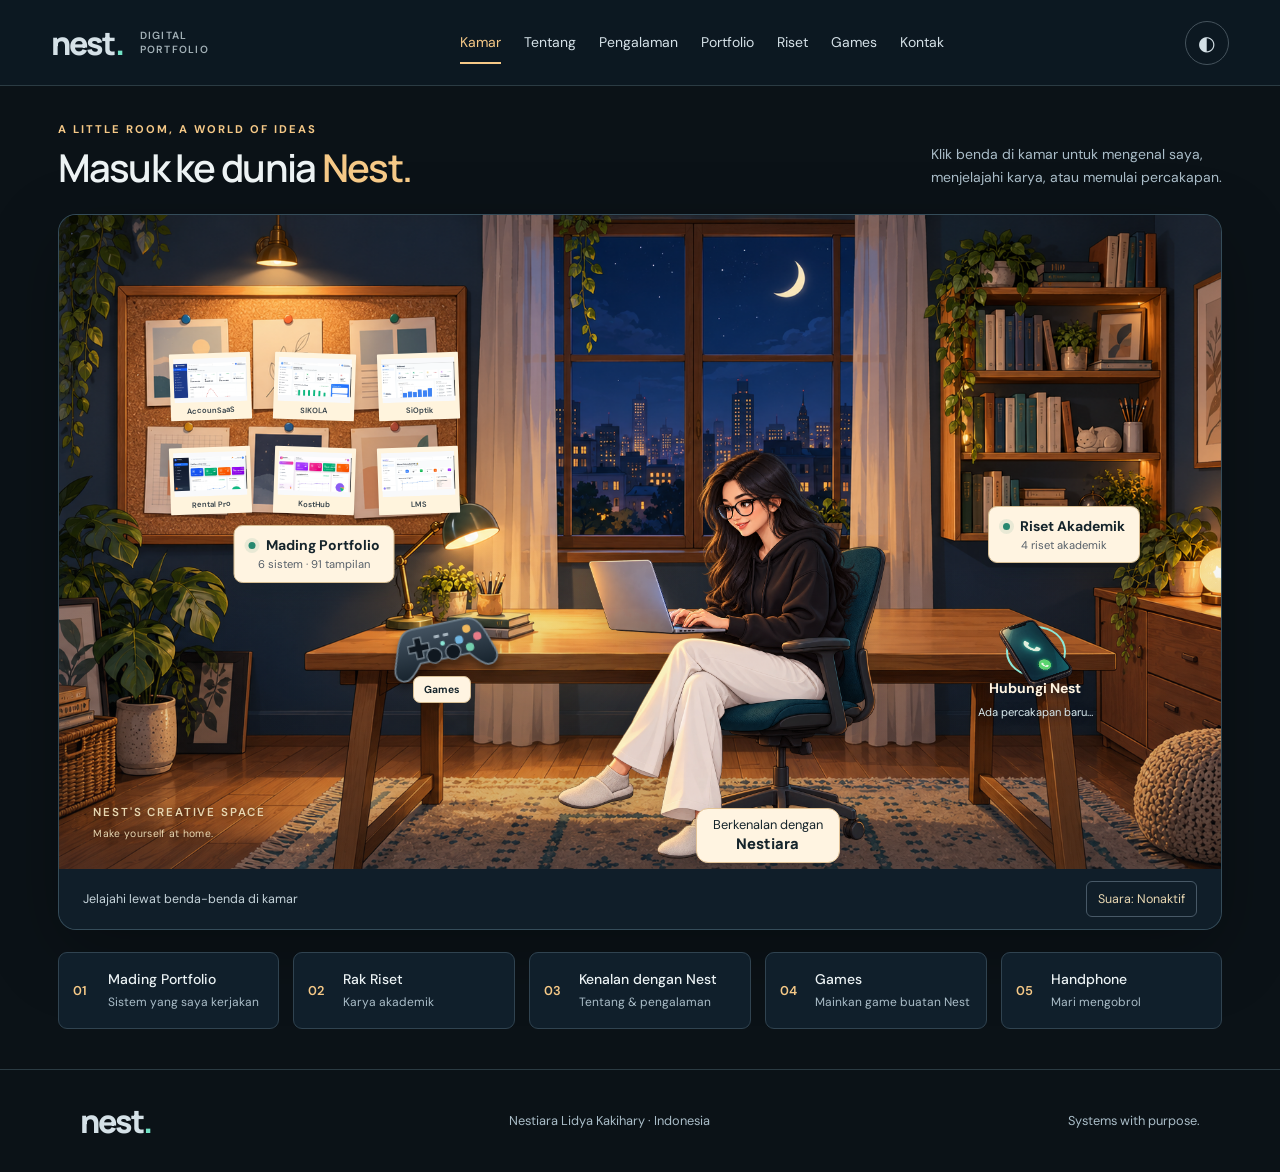
<file: index.html>
<!DOCTYPE html>
<html lang="id" data-theme="dark">
<head>
  <meta charset="UTF-8">
  <meta name="viewport" content="width=device-width, initial-scale=1">

  <title>Kamar Nest — Portfolio Nestiara</title>

  <meta
    name="description"
    content="Portfolio Nestiara: pengembangan sistem, pengalaman, riset akademik, dan games."
  >
  <meta name="theme-color" content="#0b1217">

  <meta property="og:title" content="Nest — Digital Portfolio">
  <meta
    property="og:description"
    content="Jelajahi karya, pengalaman, riset, dan games buatan Nest."
  >
  <meta property="og:type" content="website">
  <meta
    property="og:url"
    content="https://artesiannest.github.io/Nest-Portfolio/"
  >

  <link
    rel="icon"
    href="assets/images/profile/favicon.svg"
    type="image/svg+xml"
  >

  <!-- Urutan stylesheet penting. -->
  <link rel="stylesheet" href="css/style.css">
  <link rel="stylesheet" href="css/room.css?v=gamepad-kiri-8">
  <link rel="stylesheet" href="css/games.css?v=games-cover-10">

  <script>
    try {
      const savedTheme = localStorage.getItem('nest-theme');

      document.documentElement.dataset.theme =
        savedTheme === 'light' ? 'light' : 'dark';
    } catch (_) {}
  </script>

  <!-- CMS bootstrap memuat main.js dan room.js. -->
  <script src="js/data.js" defer></script>
  <script src="js/cms-config.js" defer></script>
  <script src="js/cms-api.js" defer></script>
  <script
    src="js/cms-bootstrap.js?v=games-cover-10"
    defer
  ></script>
</head>

<body>
  <a class="skip" href="#main">Langsung ke konten</a>

  <header class="header">
    <a
      class="brand"
      href="#beranda"
      aria-label="Nest, beranda"
    >
      nest<span class="brand-dot">.</span>
      <span class="brand-label">DIGITAL PORTFOLIO</span>
    </a>

    <nav id="navigation" aria-label="Navigasi utama">
      <a href="#beranda" class="active">Kamar</a>
      <a href="#tentang">Tentang</a>
      <a href="#pengalaman">Pengalaman</a>
      <a href="#portfolio">Portfolio</a>
      <a href="#riset">Riset</a>
      <a href="#games">Games</a>
      <a href="#kontak">Kontak</a>
    </nav>

    <div class="header-actions">
      <button
        id="theme"
        class="icon-button"
        type="button"
        aria-label="Aktifkan mode terang"
        title="Ganti tema"
      >◐</button>

      <button
        id="menu"
        class="icon-button mobile-menu"
        type="button"
        aria-label="Buka menu"
        aria-controls="navigation"
        aria-expanded="false"
      >☰</button>
    </div>
  </header>

  <main id="main">

    <!-- =========================
         BERANDA / KAMAR
    ========================== -->
    <section
      id="beranda"
      class="room-home"
      data-view="beranda"
      aria-label="Kamar interaktif Nestiara"
    >
      <div class="room-welcome">
        <div>
          <p class="eyebrow">
            A LITTLE ROOM, A WORLD OF IDEAS
          </p>

          <h1>Masuk ke dunia <em>Nest.</em></h1>
        </div>

        <p>
          Klik benda di kamar untuk mengenal saya,<br>
          menjelajahi karya, atau memulai percakapan.
        </p>
      </div>

      <div class="room-frame">
        <div id="room-stage" class="room-stage">
          <img
            class="room-background"
            src="assets/images/room/room-background.png"
            alt="Kamar kerja dengan mading portfolio, rak riset, dan meja kerja."
            width="1672"
            height="941"
            fetchpriority="high"
          >

          <div
            class="room-ambience"
            aria-hidden="true"
          ></div>

          <div
            class="lamp-glow"
            aria-hidden="true"
          ></div>

          <div class="room-dust" aria-hidden="true">
            <span></span>
            <span></span>
            <span></span>
            <span></span>
            <span></span>
          </div>

          <!-- Mading Portfolio -->
          <a
            id="board-hotspot"
            class="room-hotspot board-hotspot"
            href="#portfolio"
            aria-label="Buka Portfolio Sistem"
          >
            <span
              id="board-previews"
              class="board-previews"
              aria-hidden="true"
            ></span>

            <span class="hotspot-label">
              <span class="hotspot-marker"></span>
              Mading Portfolio

              <small id="room-portfolio-count">
                Memuat jumlah sistem…
              </small>
            </span>
          </a>

          <!-- Rak Riset -->
          <a
            id="research-hotspot"
            class="room-hotspot research-hotspot"
            href="#riset"
            aria-label="Buka Riset Akademik"
          >
            <span class="hotspot-label">
              <span class="hotspot-marker"></span>
              Riset Akademik

              <small id="room-research-count">
                Memuat jumlah riset…
              </small>
            </span>
          </a>

          <!-- Karakter Nestiara -->
          <a
            id="character-hotspot"
            class="character-link"
            href="#tentang"
            aria-label="Berkenalan dengan Nestiara"
          >
            <img
              class="room-character"
              src="assets/images/room/nestiara-character.png"
              alt="Nestiara berambut panjang dan berkacamata, mengenakan hoodie hitam serta celana putih, duduk di depan laptop."
              width="1024"
              height="1024"
            >
          </a>

          <!-- Bubble di bawah kursi -->
          <a
            id="nest-introduction"
            class="room-introduction nest-under-chair"
            href="#tentang"
            aria-label="Berkenalan dengan Nestiara, buka Tentang dan Pengalaman"
          >
            <span class="speech-bubble">
              Berkenalan dengan<br>
              <strong>Nestiara</strong>
            </span>
          </a>

          <!-- Gamepad di meja sebelah kiri -->
          <a
            id="games-hotspot"
            class="games-hotspot"
            href="#games"
            aria-label="Buka Games melalui gamepad"
          >
            <svg
              class="room-gamepad"
              viewBox="0 0 200 120"
              xmlns="http://www.w3.org/2000/svg"
              aria-hidden="true"
              focusable="false"
            >
              <defs>
                <linearGradient
                  id="nest-gamepad-body"
                  x1="0"
                  y1="0"
                  x2="0"
                  y2="1"
                >
                  <stop offset="0" stop-color="#445361"/>
                  <stop offset="1" stop-color="#17232d"/>
                </linearGradient>
              </defs>

              <path
                d="M55 25 C38 25 30 35 24 52
                   L12 87 C8 102 17 112 29 110
                   C39 108 48 96 57 85 H143
                   C152 96 161 108 171 110
                   C183 112 192 102 188 87 L176 52
                   C170 35 162 25 145 25 Z"
                fill="url(#nest-gamepad-body)"
                stroke="#71818e"
                stroke-width="3"
              />

              <path
                d="M53 41 H65 V53 H77 V65 H65 V77
                   H53 V65 H41 V53 H53 Z"
                fill="#101820"
                stroke="#85939d"
                stroke-width="2"
              />

              <circle
                cx="146"
                cy="43"
                r="7"
                fill="#efb75c"
              />

              <circle
                cx="162"
                cy="59"
                r="7"
                fill="#e77b88"
              />

              <circle
                cx="130"
                cy="59"
                r="7"
                fill="#71b5e0"
              />

              <circle
                cx="146"
                cy="75"
                r="7"
                fill="#73ceae"
              />

              <circle
                cx="83"
                cy="77"
                r="13"
                fill="#101820"
                stroke="#7c8b96"
                stroke-width="2"
              />

              <circle
                cx="116"
                cy="77"
                r="13"
                fill="#101820"
                stroke="#7c8b96"
                stroke-width="2"
              />

              <rect
                x="88"
                y="43"
                width="10"
                height="5"
                rx="2"
                fill="#a6b4be"
              />

              <rect
                x="104"
                y="43"
                width="10"
                height="5"
                rx="2"
                fill="#a6b4be"
              />

              <circle
                cx="101"
                cy="59"
                r="4"
                fill="#8ce7d6"
              />
            </svg>

            <span class="gamepad-label">Games</span>
          </a>

          <!-- Handphone / Kontak -->
          <a
            id="phone-hotspot"
            class="phone-link"
            href="#kontak"
            aria-label="Buka Kontak"
          >
            <span
              class="phone-ripple"
              aria-hidden="true"
            ></span>

            <img
              class="room-phone"
              src="assets/images/room/ringing-phone.png"
              alt="Handphone berdering di atas meja."
              width="1024"
              height="1024"
            >

            <span class="phone-label">
              Hubungi Nest

              <span class="call-caption">
                Ada percakapan baru…
              </span>
            </span>
          </a>

          <div
            class="room-corner-note"
            aria-hidden="true"
          >
            NEST'S CREATIVE SPACE
            <span>Make yourself at home.</span>
          </div>
        </div>

        <div class="room-status">
          <span>
            Jelajahi lewat benda-benda di kamar
          </span>

          <div>
            <button
              id="room-sound"
              class="room-sound"
              type="button"
              aria-pressed="false"
            >Suara: Nonaktif</button>
          </div>
        </div>
      </div>

      <nav
        class="room-dock"
        aria-label="Pilihan ruang"
      >
        <a href="#portfolio">
          <span>01</span>
          <strong>Mading Portfolio</strong>
          <small>Sistem yang saya kerjakan</small>
        </a>

        <a href="#riset">
          <span>02</span>
          <strong>Rak Riset</strong>
          <small>Karya akademik</small>
        </a>

        <a href="#tentang">
          <span>03</span>
          <strong>Kenalan dengan Nest</strong>
          <small>Tentang &amp; pengalaman</small>
        </a>

        <a href="#games">
          <span>04</span>
          <strong>Games</strong>
          <small>Mainkan game buatan Nest</small>
        </a>

        <a href="#kontak">
          <span>05</span>
          <strong>Handphone</strong>
          <small>Mari mengobrol</small>
        </a>
      </nav>
    </section>

    <!-- =========================
         TENTANG DAN PENGALAMAN
    ========================== -->
    <div
      id="view-tentang"
      class="room-page"
      data-view="tentang"
      hidden
    >
      <div class="page-toolbar">
        <a href="#beranda" class="return-room">
          Kembali ke Kamar
        </a>

        <span>Tentang &amp; Pengalaman</span>
      </div>

      <section id="about-intro" class="hero section">
        <div class="hero-copy">
          <p class="eyebrow">
            NESTIARA LIDYA KAKIHARY
            <span> / </span>
            NEST
          </p>

          <p class="profession">
            Information Systems Professional<br>
            IT Project Manager · Web Developer
          </p>

          <h1>
            Membangun sistem digital yang
            <em>lebih membantu</em> pengguna.
          </h1>

          <p class="hero-description">
            Saya Nest. Saya menghubungkan kebutuhan pengguna,
            proses bisnis, dan teknologi melalui pengembangan
            web dan pengelolaan proyek IT.
          </p>

          <div class="actions">
            <a
              href="#portfolio"
              class="button primary"
            >Lihat Portfolio</a>

            <a
              href="assets/documents/resume-nestiara.pdf"
              class="text-link"
              download
            >Unduh Resume</a>
          </div>
        </div>

        <div
          class="hero-art"
          aria-label="Fokus kerja Nest"
        >
          <div class="art-top">
            <span>THE WAY I CONNECT</span>
            <span>01 / 04</span>
          </div>

          <div class="orbit">
            <div class="orbit-ring ring-one"></div>
            <div class="orbit-ring ring-two"></div>

            <div class="orbit-core">
              <span>N</span>
              <small>nest.</small>
            </div>

            <div class="orbit-label label-user">
              <span>01</span>
              Kebutuhan<br>pengguna
            </div>

            <div class="orbit-label label-dev">
              <span>02</span>
              Pengembangan<br>sistem
            </div>

            <div class="orbit-label label-research">
              <span>03</span>
              Riset &amp;<br>analisis
            </div>

            <div class="orbit-label label-ai">
              <span>04</span>
              Minat<br>integrasi AI
            </div>
          </div>

          <div class="art-bottom">
            <span>PEOPLE × PROCESS × TECHNOLOGY</span>
          </div>
        </div>

        <div class="focus-strip">
          <span>Web Development</span>
          <span>IT Project Management</span>
          <span>Information Systems Research</span>
          <span>AI Integration Interest</span>
        </div>
      </section>

      <section
        id="tentang"
        class="section about reveal"
      >
        <div class="section-heading">
          <p class="eyebrow">01 / TENTANG SAYA</p>

          <h2>
            Dari kebutuhan,<br>
            menjadi <em>solusi.</em>
          </h2>
        </div>

        <div class="about-content">
          <p class="large-text">
            Sistem yang baik dimulai dari memahami
            orang yang menggunakannya.
          </p>

          <p>
            Pengalaman saya mencakup pengembangan aplikasi web,
            komunikasi klien, koordinasi tim,
            dan pengelolaan ruang lingkup proyek.
          </p>

          <div class="education"></div>

          <div
            id="skills"
            class="skills-grid"
          ></div>
        </div>
      </section>

      <section
        id="pengalaman"
        class="section reveal"
      >
        <div class="section-heading horizontal">
          <div>
            <p class="eyebrow">02 / PENGALAMAN</p>

            <h2>
              Teknis bertemu<br>
              <em>kolaborasi.</em>
            </h2>
          </div>

          <a
            class="button secondary"
            href="assets/documents/resume-nestiara.pdf"
            target="_blank"
            rel="noopener noreferrer"
          >Lihat Resume</a>
        </div>

        <div
          id="experience"
          class="timeline"
        ></div>

        <div class="certification">
          <h3>Belajar &amp; berkembang</h3>

          <div
            id="certificates"
            class="cert-grid"
          ></div>
        </div>
      </section>
    </div>

    <!-- =========================
         PORTFOLIO
    ========================== -->
    <div
      id="view-portfolio"
      class="room-page"
      data-view="portfolio"
      hidden
    >
      <div class="page-toolbar">
        <a href="#beranda" class="return-room">
          Kembali ke Kamar
        </a>

        <span>Portfolio Sistem</span>
      </div>

      <section
        id="portfolio"
        class="section reveal"
      >
        <div class="section-heading horizontal">
          <div>
            <p class="eyebrow">03 / PORTFOLIO SISTEM</p>

            <h2>
              Beragam kebutuhan.<br>
              <em>Karya sistem.</em>
            </h2>
          </div>

          <p class="section-intro">
            Jelajahi tampilan dan alur sistem melalui
            screenshot asli. Sistem dengan Public access
            dapat dibuka melalui tautannya.
          </p>
        </div>

        <div class="portfolio-toolbar">
          <label class="search-label">
            <span>Cari sistem</span>

            <input
              id="search"
              type="search"
              placeholder="Nama, kategori, atau fitur…"
              autocomplete="off"
            >
          </label>

          <label class="category-label">
            <span>Kategori</span>

            <select id="category">
              <option value="">Semua kategori</option>
            </select>
          </label>

          <p
            id="result-count"
            class="small"
            aria-live="polite"
          ></p>
        </div>

        <div
          id="projects"
          class="project-grid"
        ></div>

        <p
          id="empty-projects"
          class="empty"
          hidden
        >
          Tidak ada sistem yang cocok.
          Coba kata kunci atau kategori lain.
        </p>
      </section>
    </div>

    <!-- =========================
         RISET
    ========================== -->
    <div
      id="view-riset"
      class="room-page"
      data-view="riset"
      hidden
    >
      <div class="page-toolbar">
        <a href="#beranda" class="return-room">
          Kembali ke Kamar
        </a>

        <span>Riset Akademik</span>
      </div>

      <section
        id="riset"
        class="section research reveal"
      >
        <div class="section-heading horizontal">
          <div>
            <p class="eyebrow">
              04 / RISET &amp; KARYA AKADEMIK
            </p>

            <h2>
              Rasa ingin tahu,<br>
              <em>menjadi kajian.</em>
            </h2>
          </div>

          <p class="section-intro">
            Karya akademik dan penelitian di bidang
            sistem informasi, teknologi, dan proses bisnis.
          </p>
        </div>

        <div
          id="research-filters"
          class="filter-row"
          role="group"
          aria-label="Filter topik riset"
        ></div>

        <div
          id="research"
          class="research-list"
        ></div>
      </section>
    </div>

    <!-- =========================
         GAMES
    ========================== -->
    <div
      id="view-games"
      class="room-page"
      data-view="games"
      hidden
    >
      <div class="page-toolbar">
        <a href="#beranda" class="return-room">
          Kembali ke Kamar
        </a>

        <span>Games</span>
      </div>

      <section
        id="games"
        class="section reveal"
      >
        <div class="section-heading horizontal">
          <div>
            <p class="eyebrow">05 / GAMES</p>

            <h2>
              Waktu untuk<br>
              <em>bermain.</em>
            </h2>
          </div>

          <p class="section-intro">
            Jelajahi game yang saya buat.
            Pilih game dan buka tautannya untuk bermain.
          </p>
        </div>

        <div class="portfolio-toolbar">
          <label class="search-label">
            <span>Cari game</span>

            <input
              id="game-search"
              type="search"
              placeholder="Nama, kategori, atau deskripsi…"
              autocomplete="off"
            >
          </label>

          <label class="category-label">
            <span>Kategori</span>

            <select id="game-category">
              <option value="">Semua kategori</option>
            </select>
          </label>

          <p
            id="game-result-count"
            class="small"
            aria-live="polite"
          ></p>
        </div>

        <!-- Kartu beserta sampul dibuat oleh main.js. -->
        <div
          id="game-projects"
          class="project-grid"
        ></div>

        <p
          id="empty-games"
          class="empty"
          hidden
        >
          Belum ada game yang cocok.
          Coba kata kunci atau kategori lain.
        </p>
      </section>
    </div>

    <!-- =========================
         KONTAK
    ========================== -->
    <div
      id="view-kontak"
      class="room-page"
      data-view="kontak"
      hidden
    >
      <div class="page-toolbar">
        <a href="#beranda" class="return-room">
          Kembali ke Kamar
        </a>

        <span>Kontak</span>
      </div>

      <section
        id="kontak"
        class="section contact reveal"
      >
        <p class="eyebrow">06 / MULAI PERCAKAPAN</p>

        <h2>
          Ada ide yang ingin<br>
          <em>kita wujudkan?</em>
        </h2>

        <p>
          Saya terbuka untuk diskusi proyek,
          peluang kerja, dan kolaborasi
          di bidang sistem informasi.
        </p>

        <div
          id="contact-actions"
          class="actions"
        ></div>

        <div class="contact-resume">
          <a
            href="assets/documents/resume-nestiara.pdf"
            target="_blank"
            rel="noopener noreferrer"
          >Lihat Resume</a>

          <span> / </span>

          <a
            href="assets/documents/resume-nestiara.pdf"
            download
          >Unduh Resume</a>
        </div>
      </section>
    </div>
  </main>

  <!-- =========================
       FOOTER
  ========================== -->
  <footer>
    <a class="brand" href="#beranda">
      nest<span class="brand-dot">.</span>
    </a>

    <p>Nestiara Lidya Kakihary · Indonesia</p>

    <span>Systems with purpose.</span>
  </footer>

  <a
    class="back-top"
    href="#beranda"
    aria-label="Kembali ke atas"
  >↑</a>

  <!-- =========================
       DIALOG GALERI PORTFOLIO
  ========================== -->
  <dialog
    id="gallery-dialog"
    class="gallery-dialog"
    aria-labelledby="gallery-title"
  >
    <div class="dialog-header">
      <div>
        <p class="eyebrow">GALERI SCREENSHOT</p>
        <h2 id="gallery-title"></h2>
      </div>

      <button
        class="icon-button close-dialog"
        type="button"
        aria-label="Tutup galeri"
      >✕</button>
    </div>

    <div class="image-stage">
      <button
        id="previous-image"
        class="gallery-arrow"
        type="button"
        aria-label="Screenshot sebelumnya"
      >‹</button>

      <img id="full-image" alt="">

      <button
        id="next-image"
        class="gallery-arrow"
        type="button"
        aria-label="Screenshot berikutnya"
      >›</button>
    </div>

    <div class="gallery-meta">
      <p id="gallery-caption"></p>

      <span
        id="gallery-number"
        aria-live="polite"
      ></span>
    </div>

    <div
      id="gallery-thumbnails"
      class="thumbnails"
      aria-label="Pilih screenshot"
    ></div>
  </dialog>

  <!-- =========================
       DIALOG RISET
  ========================== -->
  <dialog
    id="research-dialog"
    class="research-dialog"
    aria-labelledby="research-title"
  >
    <div class="dialog-header">
      <p class="eyebrow">RINGKASAN KARYA</p>

      <button
        class="icon-button close-dialog"
        type="button"
        aria-label="Tutup ringkasan"
      >✕</button>
    </div>

    <div id="research-detail"></div>
  </dialog>

  <noscript>
    <p class="noscript">
      Aktifkan JavaScript untuk menampilkan portfolio,
      riset, games, dan kamar interaktif.
    </p>
  </noscript>
</body>
</html>
</file>
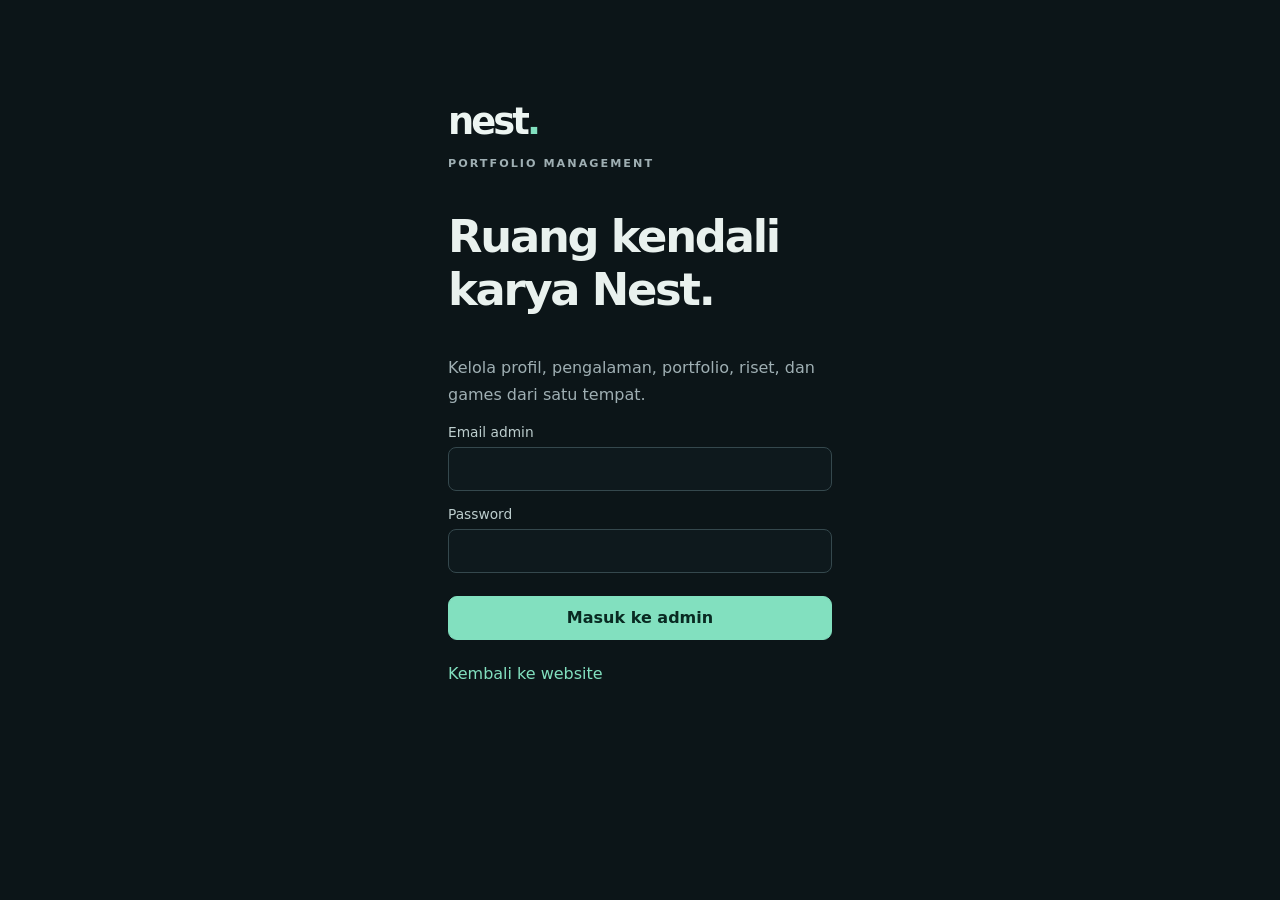
<file: admin/index.html>
<!DOCTYPE html>
<html lang="id">
<head>
  <meta charset="UTF-8">
  <meta
    name="viewport"
    content="width=device-width, initial-scale=1"
  >

  <title>Nest — Admin Portfolio</title>

  <link rel="stylesheet" href="admin.css">

  <script src="../js/cms-config.js" defer></script>
  <script src="../js/cms-api.js" defer></script>
  <script src="../js/data.js" defer></script>
  <script src="admin.js?v=game-cover-12" defer></script>
</head>

<body>
  <div
    id="notice"
    role="status"
    aria-live="polite"
  ></div>

  <!-- LOGIN -->
  <section id="login" class="login">
    <a class="brand" href="../">
      nest<span>.</span>
    </a>

    <p class="eyebrow">PORTFOLIO MANAGEMENT</p>

    <h1>
      Ruang kendali<br>
      karya Nest.
    </h1>

    <p>
      Kelola profil, pengalaman, portfolio,
      riset, dan games dari satu tempat.
    </p>

    <form id="login-form">
      <label>
        Email admin
        <input
          id="email"
          type="email"
          autocomplete="username"
          required
        >
      </label>

      <label>
        Password
        <input
          id="password"
          type="password"
          autocomplete="current-password"
          required
        >
      </label>

      <button
        id="login-button"
        class="primary"
        type="submit"
      >
        Masuk ke admin
      </button>
    </form>

    <p id="setup" hidden>
      Konfigurasi belum diisi.
      Ikuti PANDUAN-ADMIN.md untuk menghubungkan Supabase.
    </p>

    <a href="../">Kembali ke website</a>
  </section>

  <!-- DASHBOARD -->
  <div id="dashboard" hidden>
    <aside>
      <a
        class="brand"
        href="../"
        target="_blank"
        rel="noopener noreferrer"
      >
        nest<span>.</span>
      </a>

      <p class="eyebrow">ADMIN STUDIO</p>

      <nav
        id="tabs"
        aria-label="Bagian konten"
      ></nav>

      <div class="account">
        <p id="user-email"></p>

        <button id="logout" type="button">
          Keluar
        </button>
      </div>
    </aside>

    <main>
      <header>
        <div>
          <p class="eyebrow">YOUR WORK, YOUR STORY</p>

          <h1 id="section-title">Profil &amp; Kontak</h1>

          <p id="state">Memuat konten…</p>
        </div>

        <a
          href="../"
          target="_blank"
          rel="noopener noreferrer"
        >
          Buka website ↗
        </a>
      </header>

      <div class="toolbar">
        <button id="draft" type="button">
          Simpan draft
        </button>

        <button id="load-draft" type="button">
          Buka draft
        </button>

        <button id="reload" type="button">
          Muat konten terbaru
        </button>

        <button
          id="publish"
          class="primary"
          type="button"
        >
          Terbitkan
        </button>
      </div>

      <section
        id="stats"
        class="stats"
        aria-label="Jumlah konten"
      ></section>

      <div id="editor"></div>

      <section class="history">
        <h2>Riwayat publikasi</h2>

        <p>
          Pemulihan membuka versi lama sebagai draft.
          Terbitkan untuk menampilkannya kembali.
        </p>

        <div class="history-tools">
          <select
            id="versions"
            aria-label="Pilih versi sebelumnya"
          ></select>

          <button id="restore" type="button">
            Pulihkan sebagai draft
          </button>

          <button id="export" type="button">
            Unduh backup JSON
          </button>
        </div>
      </section>
    </main>
  </div>
</body>
</html>
</file>
<file: css/style.css>
@import url('https://fonts.googleapis.com/css2?family=DM+Sans:wght@400;500;600;700&family=Manrope:wght@400;500;600;700;800&display=swap');
:root{--bg:#0b1217;--surface:#111c23;--surface-2:#15242c;--text:#edf3f4;--muted:#a3b1b7;--accent:#72e3c6;--line:#2b3b43;--header:rgba(11,18,23,.95);--soft:#203d36;--shadow:0 20px 60px #0004;--display:'Manrope',Arial,sans-serif;--body:'DM Sans',Arial,sans-serif;color-scheme:dark}
:root[data-theme=light]{--bg:#f6f8f8;--surface:#fff;--surface-2:#edf3f2;--text:#10232b;--muted:#52646c;--accent:#006c59;--line:#cbd8da;--header:rgba(246,248,248,.95);--soft:#dceee8;--shadow:0 20px 60px #13332915;color-scheme:light}
*{box-sizing:border-box}html{scroll-behavior:smooth;scroll-padding-top:110px}body{margin:0;background:var(--bg);color:var(--text);font:16px/1.7 var(--body);transition:background .2s,color .2s}a{color:inherit;text-decoration:none}button,input,select{font:inherit}button,select{cursor:pointer}button{color:inherit}img{max-width:100%;display:block}button:disabled{cursor:not-allowed;opacity:.6}button,a,input,select{touch-action:manipulation}a:focus-visible,button:focus-visible,input:focus-visible,select:focus-visible{outline:3px solid var(--accent);outline-offset:5px}h1,h2,h3,p{margin-top:0}h1,h2,h3{font-family:var(--display);line-height:1.15;letter-spacing:-.04em}h1{font-size:clamp(2.7rem,4.2vw,4.7rem);font-weight:600;margin:24px 0}h2{font-size:clamp(2.2rem,3.5vw,3.6rem);font-weight:500;margin-bottom:0}h3{font-size:1.25rem;letter-spacing:-.025em}em{font-style:normal;color:var(--accent)}p{color:var(--muted)}.small{font-size:.875rem}.eyebrow{font-size:.78rem;font-weight:700;letter-spacing:.16em;line-height:1.7;color:var(--accent);margin-bottom:18px}.section{max-width:1440px;margin:auto;padding:108px 6.25%;scroll-margin-top:0;border-bottom:1px solid var(--line)}.header{position:sticky;top:0;z-index:20;background:var(--header);backdrop-filter:blur(15px);height:86px;display:flex;align-items:center;justify-content:space-between;padding:0 4%;border-bottom:1px solid var(--line);gap:24px}.brand{font:800 2rem/1 var(--display);letter-spacing:-.06em;display:flex;align-items:center;white-space:nowrap}.brand-dot{color:var(--accent)}.brand-label{font:600 .65rem/1.3 var(--body);letter-spacing:.12em;margin-left:17px;max-width:80px;white-space:normal;color:var(--muted)}nav{display:flex;gap:23px}nav a{font-size:.875rem;color:var(--muted);padding:10px 0;position:relative}nav a.active,nav a:hover{color:var(--accent)}nav a.active:after{content:'';position:absolute;bottom:0;left:0;width:100%;height:2px;background:var(--accent)}.header-actions{display:flex;gap:10px}.icon-button{width:44px;min-height:44px;display:grid;place-items:center;background:transparent;border:1px solid var(--line);border-radius:50%;font-size:1.25rem;flex-shrink:0}.icon-button:hover{background:var(--soft)}.mobile-menu{display:none}.skip{position:fixed;top:-100px;left:20px;z-index:100;background:var(--accent);color:var(--bg);padding:12px}.skip:focus{top:10px}.hero{padding-top:68px;padding-bottom:0;display:grid;grid-template-columns:1.18fr 1fr;column-gap:65px}.profession{font-size:.875rem;line-height:1.7;color:var(--muted);margin:0}.hero .eyebrow{margin-bottom:12px}.hero .eyebrow span{color:var(--muted);margin:0 5px}.hero-description{max-width:580px;line-height:1.8}.actions{display:flex;align-items:center;flex-wrap:wrap;gap:13px;margin-top:28px}.button{display:inline-flex;align-items:center;justify-content:center;padding:13px 22px;min-height:48px;line-height:1.4;border:1px solid var(--line);border-radius:7px;font-weight:600;font-size:.875rem;transition:background .2s,transform .2s}.button:hover{transform:translateY(-2px);background:var(--soft)}.primary{background:var(--accent);color:var(--bg);border-color:var(--accent)}.primary:hover{background:var(--accent);filter:brightness(1.08)}.secondary{background:transparent}.text-link{font-size:.875rem;border-bottom:1px solid var(--muted);margin-left:5px}.hero-art{background:linear-gradient(135deg,var(--surface),var(--surface-2));border:1px solid var(--line);border-radius:12px;align-self:center;position:relative;overflow:hidden}.art-top,.art-bottom{display:flex;justify-content:space-between;align-items:center;padding:24px;font-size:.65rem;letter-spacing:.13em;color:var(--muted)}.art-top{border-bottom:1px solid var(--line)}.art-bottom{border-top:1px solid var(--line)}.small-mark{font-size:1.5rem;color:var(--accent)}.orbit{height:365px;position:relative;margin:10px 20px}.orbit-ring{position:absolute;border:1px solid var(--line);border-radius:50%;top:50%;left:50%;transform:translate(-50%,-50%) rotate(-25deg)}.ring-one{width:80%;height:80%}.ring-two{width:52%;height:90%;transform:translate(-50%,-50%) rotate(45deg);border-color:var(--accent);opacity:.25}.orbit-core{position:absolute;left:50%;top:50%;transform:translate(-50%,-50%);width:120px;height:120px;border-radius:50%;border:1px solid var(--accent);display:flex;flex-direction:column;align-items:center;justify-content:center;background:var(--bg);box-shadow:0 0 55px #72e3c612}.orbit-core>span{font:500 4rem/1 var(--display);color:var(--accent)}.orbit-core small{font-size:.875rem;letter-spacing:.08em}.orbit-label{position:absolute;font-size:.875rem;line-height:1.4;padding:9px 12px;background:var(--surface);border:1px solid var(--line);border-radius:7px;box-shadow:var(--shadow)}.orbit-label span{display:block;font-size:.65rem;letter-spacing:.1em;color:var(--accent);margin-bottom:5px}.label-user{top:22px;left:14px}.label-dev{right:0;top:90px}.label-research{bottom:28px;left:3px}.label-ai{bottom:15px;right:35px}.focus-strip{grid-column:1/-1;display:flex;justify-content:space-between;gap:20px;padding:32px 0;margin-top:65px;border-top:1px solid var(--line);font-size:.78rem;letter-spacing:.035em;color:var(--muted)}.focus-strip span:before{content:'✳';color:var(--accent);margin-right:12px}.section-heading{margin-bottom:48px}.section-heading.horizontal{display:flex;justify-content:space-between;align-items:flex-end;gap:48px}.section-intro{max-width:345px;margin-bottom:3px}.about{display:grid;grid-template-columns:.8fr 1.4fr;gap:80px}.large-text{font:500 1.6rem/1.5 var(--display);color:var(--text);letter-spacing:-.03em}.education{display:grid;grid-template-columns:1fr 1fr;gap:24px;margin:32px 0}.education article{padding:25px 0;border-top:1px solid var(--line)}.education h3{margin:12px 0}.education p{font-size:.875rem}.education strong{font-size:.875rem;color:var(--accent)}.tag{display:inline-flex;font-size:.75rem;line-height:1.6;padding:5px 10px;background:var(--soft);color:var(--accent);border-radius:4px;letter-spacing:.02em}.skills-grid{display:grid;grid-template-columns:1fr 1fr;gap:25px}.skill-group h3{font-size:1rem;margin-bottom:8px}.skill-group p{font-size:.875rem;margin:0}.timeline{border-top:1px solid var(--line)}.experience-row{display:grid;grid-template-columns:.65fr 1fr 1.2fr;gap:35px;padding:34px 0;border-bottom:1px solid var(--line)}.experience-date{font-size:.875rem}.experience-row h3{margin-bottom:8px}.experience-row p{margin:0}.experience-role p{font-size:.875rem;color:var(--accent)}.experience-description{font-size:.94rem}.certification{margin-top:50px}.certification>h3{margin-bottom:25px}.cert-grid{display:grid;grid-template-columns:repeat(3,1fr);gap:25px}.cert{border-left:2px solid var(--accent);padding-left:20px}.cert h4{font-weight:500;margin:0 0 8px;font-size:1rem;line-height:1.5}.cert p{font-size:.875rem;margin:0}.portfolio-toolbar{display:flex;align-items:flex-end;gap:20px;margin:0 0 32px}.portfolio-toolbar label{display:block}.portfolio-toolbar label>span{display:block;margin-bottom:8px;color:var(--muted);font-size:.875rem}.search-label{flex:1}.category-label{width:290px}input,select{padding:13px 16px;background:var(--surface);color:var(--text);border:1px solid var(--line);border-radius:6px;min-height:48px;width:100%;font-size:.94rem}input::placeholder{color:var(--muted)}.portfolio-toolbar>p{margin:0 0 13px;white-space:nowrap}.project-grid{display:grid;grid-template-columns:repeat(2,minmax(0,1fr));gap:36px 28px}.project-card{border:1px solid var(--line);background:var(--surface);border-radius:10px;overflow:hidden;transition:border-color .2s}.project-card:hover{border-color:var(--accent)}.project-body{display:block}.project-image{padding:24px;background:var(--surface-2);position:relative;overflow:hidden}.project-image img{width:100%;aspect-ratio:1.8;object-fit:contain;object-position:center;background:#f5f7fb;border-radius:5px;box-shadow:0 12px 25px #0002;transition:transform .4s}.project-card:hover .project-image img{transform:scale(1.025)}.project-index{position:absolute;top:10px;right:13px;font-size:.65rem;color:var(--muted)}.project-content{padding:27px 28px 18px}.project-category{font-size:.72rem;color:var(--accent);text-transform:uppercase;letter-spacing:.08em;margin-bottom:10px}.project-content h3{font-size:1.6rem;margin-bottom:13px}.project-content p{font-size:.94rem;margin-bottom:17px}.doc-status{font-size:.875rem;color:var(--muted)}.doc-active{color:var(--accent)}.doc-meta{display:block;font-size:.75rem;margin-top:3px;color:var(--muted)}.project-footer{padding:0 28px 26px;display:flex;justify-content:space-between;align-items:center;gap:16px}.project-footer button{background:transparent;color:var(--text);border:1px solid var(--line);border-radius:5px;min-height:44px;padding:8px 14px;font-size:.875rem}.project-footer button:hover{background:var(--soft)}.project-footer span{font-size:.75rem;color:var(--muted)}.empty{padding:40px;border:1px dashed var(--line);text-align:center}.prototype-grid{display:grid;grid-template-columns:repeat(3,minmax(0,1fr));gap:18px}.prototype-card{padding:27px;border:1px solid var(--line);border-radius:8px;display:flex;flex-direction:column;background:var(--surface)}.prototype-card h3{font-size:1.2rem;margin:16px 0 12px;line-height:1.35}.prototype-card p{font-size:.875rem}.prototype-card .actions{margin-top:auto;gap:10px;align-items:stretch}.prototype-card .button{padding:10px 13px;font-size:.8rem}.prototype-status{font-size:.8rem;color:var(--muted);margin:0 0 20px}.research{background:var(--surface)}.filter-row{display:flex;flex-wrap:wrap;gap:10px;margin-bottom:32px}.filter-row button{padding:9px 17px;border:1px solid var(--line);background:transparent;border-radius:30px;font-size:.875rem;min-height:44px}.filter-row button[aria-pressed=true]{background:var(--accent);color:var(--bg);border-color:var(--accent)}.research-row{display:grid;grid-template-columns:70px 1fr 220px;gap:28px;padding:32px 0;border-top:1px solid var(--line)}.research-number{font:500 2rem var(--display);color:var(--accent);opacity:.7}.research-row h3{font-size:1.32rem;line-height:1.4;max-width:750px;margin:12px 0}.research-row p{font-size:.94rem;margin-bottom:12px}.research-method,.research-authors{font-size:.8rem!important;color:var(--muted)}.research-actions{display:flex;flex-direction:column;gap:10px;align-self:center}.research-actions .button{padding:12px 15px;line-height:1.4}.research-status{font-size:.75rem;color:var(--muted);line-height:1.5}.ai-section{display:grid;grid-template-columns:1fr 1fr;gap:70px}.ai-heading>p:not(.eyebrow){margin:24px 0}.ai-heading h2{font-size:clamp(2rem,3vw,3rem)}.ai-panel{padding:35px;border:1px solid var(--line);border-radius:10px;background:var(--surface)}.ai-panel>label{display:block}.scenario-output{border-top:1px solid var(--line);padding-top:25px;margin-top:25px}.scenario-output h3{margin:20px 0 14px;line-height:1.4}.scenario-output .small{margin-top:25px;margin-bottom:0}.contact{text-align:center;position:relative;background:linear-gradient(180deg,var(--bg),var(--surface-2))}.contact h2{font-size:clamp(2.5rem,5vw,4.6rem)}.contact>p:not(.eyebrow){max-width:550px;margin:28px auto}.contact .actions{justify-content:center}.contact-resume{margin-top:24px;font-size:.875rem;color:var(--muted)}.contact-resume a:hover{color:var(--accent)}.contact-resume span{margin:0 12px}footer{max-width:1440px;margin:auto;padding:35px 6.25%;display:flex;align-items:center;justify-content:space-between;gap:20px}footer p,footer>span{margin:0;font-size:.8rem;color:var(--muted)}.back-top{position:fixed;bottom:24px;right:24px;z-index:15;width:44px;height:44px;background:var(--surface);border:1px solid var(--line);border-radius:50%;display:grid;place-items:center;box-shadow:var(--shadow);font-size:1.4rem}.back-top[hidden]{display:none}dialog{color:var(--text);background:var(--bg);border:1px solid var(--line);border-radius:12px;box-shadow:var(--shadow);padding:24px;max-width:calc(100% - 32px);max-height:calc(100dvh - 32px)}dialog::backdrop{background:#03090ddb;backdrop-filter:blur(6px)}.gallery-dialog{width:1150px;overflow:auto}.dialog-header{display:flex;justify-content:space-between;align-items:center;gap:20px;margin-bottom:20px}.dialog-header .eyebrow{margin-bottom:7px}.dialog-header h2{font-size:1.35rem;line-height:1.4;letter-spacing:-.02em}.image-stage{display:grid;grid-template-columns:44px minmax(0,1fr) 44px;align-items:center;gap:12px;touch-action:pan-y}.image-stage img{width:100%;height:min(54dvh,640px);object-fit:contain;background:#f4f6fa;border-radius:5px}.gallery-arrow{min-height:48px;width:44px;background:var(--surface);border:1px solid var(--line);border-radius:5px;font-size:2rem}.gallery-meta{display:flex;justify-content:space-between;align-items:center;gap:20px;font-size:.875rem;margin:17px 0}.gallery-meta p{margin:0;color:var(--text)}.gallery-meta span{white-space:nowrap;color:var(--accent)}.thumbnails{display:flex;overflow-x:auto;gap:10px;padding:5px 5px 12px;max-width:100%}.thumbnails button{width:105px;height:64px;flex-shrink:0;padding:3px;border:2px solid transparent;border-radius:5px;background:var(--surface)}.thumbnails button[aria-current=true]{border-color:var(--accent)}.thumbnails img{width:100%;height:100%;object-fit:contain}.research-dialog{width:740px;padding:35px}.research-dialog h2{font-size:1.8rem;line-height:1.35;margin:22px 0}.research-dialog h3{margin:24px 0 10px;font-size:1.1rem}.research-dialog .actions{gap:10px}.research-dialog .research-status{display:block;margin-top:22px}.noscript{padding:30px;text-align:center}[hidden]{display:none!important}.reveal{opacity:1}.js-motion .reveal{opacity:0;transform:translateY(20px);transition:opacity .6s,transform .6s}.js-motion .reveal.visible{opacity:1;transform:none}
@media(min-width:1600px){.header{padding-left:calc((100vw - 1440px)/2 + 60px);padding-right:calc((100vw - 1440px)/2 + 60px)}}
@media(max-width:1150px){.brand-label{display:none}nav{gap:15px}.hero{gap:35px}h1{font-size:3.3rem}.orbit{height:330px;margin:10px}.orbit-core{width:95px;height:95px}.orbit-label{font-size:.8rem}.label-user{left:0}.label-ai{right:10px}.about{gap:45px}.focus-strip{font-size:.7rem;gap:10px}.focus-strip span:before{margin-right:6px}.research-row{grid-template-columns:45px 1fr 180px;gap:20px}.prototype-card{padding:22px}.ai-section{gap:35px}.experience-row{gap:20px}}
@media(max-width:900px){.header{height:74px;padding:0 5%}.mobile-menu{display:grid}nav{display:none;position:absolute;top:74px;left:0;right:0;background:var(--bg);padding:20px 5%;border-bottom:1px solid var(--line);box-shadow:var(--shadow);flex-direction:column;gap:0}nav.open{display:flex}nav a{padding:10px}nav a.active:after{display:none}.section{padding:70px 6%}.hero{padding-top:45px;padding-bottom:0;grid-template-columns:1fr 1fr;gap:28px}h1{font-size:2.8rem}.hero-art{align-self:start;margin-top:60px}.orbit{height:300px}.art-top,.art-bottom{padding:15px;font-size:.6rem}.orbit-label{padding:7px;font-size:.75rem}.orbit-core{width:85px;height:85px}.orbit-core>span{font-size:3rem}.hero-description{font-size:.94rem}.focus-strip{display:grid;grid-template-columns:1fr 1fr;margin-top:35px;padding:25px 0;font-size:.78rem;row-gap:18px}.about{grid-template-columns:1fr;gap:10px}.section-heading.horizontal{gap:30px}.section-intro{max-width:290px;font-size:.94rem}.experience-row{grid-template-columns:.8fr 1fr}.experience-description{grid-column:2}.prototype-grid{grid-template-columns:1fr 1fr}.research-row{grid-template-columns:40px 1fr}.research-actions{grid-column:2;flex-direction:row;flex-wrap:wrap;align-items:center}.research-status{flex-basis:100%}.ai-section{grid-template-columns:1fr;gap:30px}.project-image{padding:15px}.project-content{padding:22px 20px 15px}.project-content h3{font-size:1.35rem}.project-footer{padding:0 20px 22px}.portfolio-toolbar{flex-wrap:wrap}.portfolio-toolbar>p{flex-basis:100%;margin-bottom:0}.cert-grid{gap:20px}}
@media(max-width:640px){html{scroll-padding-top:85px}.section{padding:60px 6%}.hero{display:flex;flex-direction:column;padding-top:38px;padding-bottom:0;gap:0}.hero .eyebrow{font-size:.65rem;letter-spacing:.11em}h1{font-size:clamp(2.55rem,9.5vw,3.5rem);line-height:1.13;margin:21px 0}h2{font-size:2.3rem}.hero-art{width:100%;margin-top:34px}.orbit{height:320px;margin:10px 20px}.orbit-core{width:105px;height:105px}.orbit-core>span{font-size:3.8rem}.orbit-label{font-size:.875rem;padding:9px 12px}.label-dev{top:83px}.art-top,.art-bottom{padding:18px;font-size:.6rem}.hero-description{font-size:1rem}.actions{gap:10px}.actions .button{padding:13px 16px}.hero .text-link{margin-top:10px}.focus-strip{width:100%;font-size:.7rem;gap:15px 9px;margin-top:35px}.focus-strip span:before{margin-right:5px}.section-heading{margin-bottom:30px}.section-heading.horizontal{display:block}.section-heading.horizontal>.button{margin-top:24px}.section-intro{max-width:none;margin:22px 0 0}.education{grid-template-columns:1fr;gap:0}.education article{padding:22px 0}.skills-grid{gap:25px 20px}.experience-row{grid-template-columns:1fr;gap:15px;padding:28px 0}.experience-description{grid-column:auto}.experience-date{margin:0}.cert-grid{grid-template-columns:1fr;gap:25px}.certification{margin-top:35px}.portfolio-toolbar{gap:16px}.search-label{flex-basis:100%}.category-label{width:100%}.project-grid{grid-template-columns:1fr;gap:24px}.project-image{padding:22px}.project-content{padding:23px 23px 16px}.project-content h3{font-size:1.5rem}.project-footer{padding:0 23px 23px}.prototype-grid{grid-template-columns:1fr}.prototype-card{padding:24px}.prototype-card h3{font-size:1.25rem}.research-row{grid-template-columns:1fr;gap:12px;padding:26px 0}.research-number{font-size:1.5rem}.research-row h3{font-size:1.2rem}.research-actions{grid-column:auto}.research-row .research-authors{overflow-wrap:anywhere}.filter-row{gap:8px}.filter-row button{padding:8px 12px;font-size:.8rem}.ai-panel{padding:23px}.contact h2{font-size:2.9rem}footer{padding:28px 6%;flex-wrap:wrap}footer>span{flex-basis:100%}.back-top{right:16px;bottom:16px}.image-stage{grid-template-columns:36px minmax(0,1fr) 36px;gap:5px}.gallery-arrow{width:36px}.gallery-dialog{padding:15px;max-width:calc(100% - 16px)}.image-stage img{height:44dvh}.dialog-header h2{font-size:1.05rem}.gallery-meta{align-items:start}.research-dialog{padding:24px}.research-dialog h2{font-size:1.45rem}.research-dialog p{overflow-wrap:anywhere}}
@media(prefers-reduced-motion:reduce){html{scroll-behavior:auto}*,*:before,*:after{animation:none!important;transition:none!important}.js-motion .reveal{opacity:1;transform:none}}

/* Animated portfolio: transform and opacity keep motion inexpensive. */
@keyframes nest-enter{from{opacity:0;transform:translateY(24px)}to{opacity:1;transform:translateY(0)}}
@keyframes nest-float{0%,100%{transform:translateY(0)}50%{transform:translateY(-9px)}}
@keyframes nest-orbit-one{from{transform:translate(-50%,-50%) rotate(-25deg)}to{transform:translate(-50%,-50%) rotate(335deg)}}
@keyframes nest-orbit-two{from{transform:translate(-50%,-50%) rotate(45deg)}to{transform:translate(-50%,-50%) rotate(-315deg)}}
@keyframes nest-core-glow{0%,100%{box-shadow:0 0 24px #72e3c612}50%{box-shadow:0 0 55px #72e3c638}}
@keyframes nest-dialog{from{opacity:0;transform:translateY(14px) scale(.98)}to{opacity:1;transform:translateY(0) scale(1)}}
@keyframes nest-image{from{opacity:.35}to{opacity:1}}
.hero-copy>*{animation:nest-enter .8s cubic-bezier(.22,1,.36,1) both}
.hero-copy>:nth-child(2){animation-delay:.08s}.hero-copy>:nth-child(3){animation-delay:.16s}.hero-copy>:nth-child(4){animation-delay:.24s}.hero-copy>:nth-child(5){animation-delay:.32s}
.hero-art{animation:nest-enter 1s .2s cubic-bezier(.22,1,.36,1) both}
.focus-strip span{animation:nest-enter .7s both;animation-delay:calc(.4s + var(--item-delay,0ms))}
.ring-one{animation:nest-orbit-one 36s linear infinite}.ring-two{animation:nest-orbit-two 44s linear infinite}
.orbit-core{animation:nest-core-glow 5s ease-in-out infinite}.orbit-label{animation:nest-float 6s ease-in-out infinite}
.label-dev{animation-delay:-1.5s}.label-research{animation-delay:-3s}.label-ai{animation-delay:-4.5s}
.motion-item{opacity:1}.js-motion .motion-item:not(.motion-visible){opacity:0;transform:translateY(20px)}
.js-motion .motion-item.motion-visible{animation:nest-enter .65s cubic-bezier(.22,1,.36,1) backwards;animation-delay:var(--item-delay,0ms)}
.project-card,.prototype-card{transition:transform .3s,border-color .3s,box-shadow .3s}
@media(hover:hover) and (pointer:fine){.project-card:hover,.prototype-card:hover{transform:translateY(-5px);box-shadow:var(--shadow)}.button:hover{transform:translateY(-3px)}.research-row h3{transition:color .25s}.research-row:hover h3{color:var(--accent)}}
dialog[open]{animation:nest-dialog .25s ease-out}.image-enter{animation:nest-image .3s ease-out}
nav.open{animation:nest-enter .25s ease-out}#motion-toggle[aria-pressed=false]{color:var(--muted)}#motion-toggle[aria-pressed=true]{color:var(--accent)}
.motion-paused *, .motion-reduced *{animation:none!important;transition:none!important}
.motion-paused .reveal,.motion-paused .motion-item,.motion-reduced .reveal,.motion-reduced .motion-item{opacity:1!important;transform:none!important}
@media(prefers-reduced-motion:reduce){.hero-copy>*,.hero-art,.focus-strip span,.orbit-label,.orbit-ring,.orbit-core,dialog[open],.image-enter,.js-motion .motion-item{animation:none!important;opacity:1!important;transform:none!important}.orbit-ring{transform:translate(-50%,-50%)!important}}

@media(prefers-reduced-motion:reduce){.orbit-core{transform:translate(-50%,-50%)!important}}
</file>
<file: css/room.css>
:root {
  --room-gold: #f6c987;
  --room-ink: #15242b;
  --room-paper: #fff4e1;
}

[data-view][hidden] {
  display: none !important;
}

/* BERANDA */
.room-home {
  max-width: 1600px;
  margin: auto;
  padding: 34px 4.5% 40px;
}

.room-welcome {
  display: flex;
  align-items: flex-end;
  justify-content: space-between;
  gap: 30px;
  margin-bottom: 24px;
}

.room-welcome .eyebrow {
  color: var(--room-gold);
  font-size: .7rem;
  letter-spacing: .18em;
  margin: 0 0 7px;
}

.room-welcome h1 {
  font-size: clamp(1.8rem, 3vw, 3rem);
  margin: 0;
  letter-spacing: -.045em;
}

.room-welcome h1 em {
  color: var(--room-gold);
}

.room-welcome > p {
  max-width: 420px;
  margin: 0;
  font-size: .875rem;
  line-height: 1.7;
}

.room-frame {
  overflow: hidden;
  border: 1px solid #53697588;
  border-radius: 18px;
  background: #142b3a;
  box-shadow: 0 22px 70px #0004;
}

.room-stage {
  position: relative;
  width: 100%;
  aspect-ratio: 16 / 9;
  overflow: hidden;
  isolation: isolate;
  background: #172a35;
}

.room-background {
  position: absolute;
  inset: 0;
  width: 100%;
  height: 100%;
  object-fit: fill;
  pointer-events: none;
}

.room-ambience {
  position: absolute;
  inset: 0;
  z-index: 1;
  background: linear-gradient(0deg, #08172135, transparent 50%);
  pointer-events: none;
}

/* AREA INTERAKTIF */
.room-hotspot,
.character-link,
.phone-link {
  position: absolute;
  display: block;
  border-radius: 12px;
  color: var(--room-ink);
  z-index: 6;
}

.room-hotspot {
  border: 2px solid transparent;
  background: transparent;
  transition: border-color .3s, background .3s;
}

.room-hotspot:hover {
  border-color: #f6c98799;
  background: #f6c9870c;
}

.room-hotspot:focus-visible,
.character-link:focus-visible,
.phone-link:focus-visible,
.room-introduction:focus-visible,
.games-hotspot:focus-visible {
  outline: 3px solid var(--room-gold);
  outline-offset: 4px;
}

.board-hotspot {
  left: 7%;
  top: 16%;
  width: 30%;
  height: 39%;
}

.research-hotspot {
  left: 77%;
  top: 17%;
  width: 19%;
  height: 35%;
}

.hotspot-label {
  position: absolute;
  left: 50%;
  bottom: -10px;
  transform: translateX(-50%);
  padding: 9px 14px;
  border: 1px solid #d6bd93;
  border-radius: 9px;
  background: var(--room-paper);
  box-shadow: 0 6px 20px #08172140;
  white-space: nowrap;
  font: 700 .875rem/1.5 var(--body, sans-serif);
  text-align: center;
}

.hotspot-label small {
  display: block;
  color: #58616a;
  font-size: .7rem;
  font-weight: 400;
}

.hotspot-marker {
  display: inline-block;
  width: 7px;
  height: 7px;
  margin: 0 7px 1px 0;
  border-radius: 50%;
  background: #278870;
  box-shadow: 0 0 0 4px #2788701a;
}

/* MADING */
.board-previews {
  position: absolute;
  inset: 4% 6% 15%;
  display: grid;
  grid-template-columns: repeat(3, minmax(0, 1fr));
  grid-auto-rows: minmax(0, 1fr);
  gap: 8% 8%;
  padding: 4% 2%;
  pointer-events: none;
}

.board-preview {
  align-self: center;
  display: flex;
  flex-direction: column;
  justify-content: center;
  min-width: 0;
  height: 83%;
  padding: 5%;
  border-radius: 1px;
  background: #fff4dd;
  box-shadow: 0 3px 6px #0002;
  transform: rotate(-2deg);
}

.board-preview:nth-child(2),
.board-preview:nth-child(5) {
  transform: rotate(2deg);
}

.board-preview img {
  width: 100%;
  height: 74%;
  min-height: 0;
  object-fit: contain;
  background: #f8f9fb;
}

.board-preview small {
  display: block;
  margin-top: 3px;
  color: #37434a;
  font: 600 clamp(.28rem, .6vw, .58rem)/1.4 var(--body, sans-serif);
  text-align: center;
  white-space: nowrap;
  overflow: hidden;
  text-overflow: ellipsis;
}

/* KARAKTER */
.character-link {
  left: 37%;
  top: 35%;
  width: 39%;
  height: 65%;
  z-index: 4;
}

.room-character {
  position: absolute;
  width: 100%;
  height: 100%;
  object-fit: contain;
  transform-origin: 60% 76%;
  animation: room-breathe 6s ease-in-out infinite;
  filter: drop-shadow(0 10px 12px #020b1425);
  pointer-events: none;
}

/* BUBBLE DI BAWAH KURSI */
.room-stage .room-introduction.nest-under-chair {
  position: absolute;
  display: block;
  left: 61%;
  bottom: 1%;
  top: auto;
  right: auto;
  width: max-content;
  max-width: 38%;
  height: auto;
  margin: 0;
  transform: translateX(-50%);
  color: var(--room-ink);
  text-decoration: none;
  border-radius: 12px;
  z-index: 10;
}

.room-stage .nest-under-chair .speech-bubble {
  position: static;
  display: block;
  min-width: 0;
  padding: 8px 16px;
  border: 1px solid #e3c497;
  border-radius: 12px;
  background: var(--room-paper);
  box-shadow: 0 4px 16px #06131f30;
  font-size: clamp(.6rem, 1vw, .9rem);
  line-height: 1.3;
  text-align: center;
  white-space: normal;
  transform: none !important;
  animation: none !important;
}

.room-stage .nest-under-chair .speech-bubble strong {
  font-family: var(--display, sans-serif);
  font-size: 1.15em;
  font-weight: 800;
}

.room-stage .nest-under-chair .speech-bubble::after,
.room-stage .nest-under-chair .bubble-dots {
  display: none;
}

/* GAMEPAD DI MEJA KIRI */
.room-stage #games-hotspot {
  position: absolute;
  left: 28%;
  top: 60%;
  bottom: auto;
  right: auto;
  width: 10%;
  height: 11%;
  display: block;
  visibility: visible;
  opacity: 1;
  border-radius: 10px;
  color: var(--room-ink);
  text-decoration: none;
  z-index: 12;
}

.room-gamepad {
  display: block;
  width: 100%;
  height: 100%;
  overflow: visible;
  transform: rotate(-12deg);
  filter: drop-shadow(0 6px 4px #0006);
  transition: transform .2s ease;
}

.games-hotspot:hover .room-gamepad {
  transform: rotate(-8deg) translateY(-3px);
}

.gamepad-label {
  position: absolute;
  left: 50%;
  top: 95%;
  transform: translateX(-50%);
  padding: 4px 10px;
  border: 1px solid #d6bd93;
  border-radius: 7px;
  background: var(--room-paper);
  font-size: clamp(.55rem, .8vw, .8rem);
  font-weight: 700;
  white-space: nowrap;
}

/* HANDPHONE */
.phone-link {
  left: 80%;
  top: 61%;
  width: 8%;
  height: 12%;
  min-width: 44px;
  min-height: 44px;
  z-index: 7;
}

.room-phone {
  position: absolute;
  inset: 0;
  width: 100%;
  height: 100%;
  object-fit: contain;
  transform-origin: center;
  animation: room-ring 6s ease-in-out infinite;
}

.phone-ripple {
  position: absolute;
  left: 18%;
  top: 15%;
  width: 65%;
  height: 65%;
  border: 2px solid #8ce7d6;
  border-radius: 50%;
  animation: room-ring-wave 3s ease-out infinite;
  pointer-events: none;
}

.phone-label {
  position: absolute;
  left: 50%;
  top: 80%;
  transform: translateX(-50%);
  color: var(--room-paper);
  font-size: .875rem;
  font-weight: 700;
  white-space: nowrap;
  text-align: center;
  text-shadow: 0 1px 8px #071526;
}

.call-caption {
  display: block;
  margin-top: 2px;
  color: #d8e9ec;
  font-size: .7rem;
  font-weight: 400;
}

/* CAHAYA DAN PARTIKEL */
.lamp-glow {
  position: absolute;
  left: 29%;
  top: 47%;
  width: 24%;
  height: 38%;
  background: radial-gradient(ellipse, #ffb8641c, transparent 68%);
  mix-blend-mode: screen;
  filter: blur(5px);
  animation: room-lamplight 6s ease-in-out infinite;
  pointer-events: none;
  z-index: 2;
}

.room-corner-note {
  position: absolute;
  left: 3%;
  bottom: 4%;
  color: #e8d7b2;
  font-size: clamp(.5rem, .9vw, .72rem);
  font-weight: 600;
  letter-spacing: .16em;
  text-shadow: 0 1px 6px #0009;
  pointer-events: none;
  z-index: 3;
}

.room-corner-note span {
  display: block;
  margin-top: 3px;
  font-size: .9em;
  font-weight: 400;
  letter-spacing: .03em;
}

.room-dust {
  position: absolute;
  inset: 0;
  pointer-events: none;
  z-index: 3;
}

.room-dust span {
  position: absolute;
  width: 3px;
  height: 3px;
  border-radius: 50%;
  background: #ffe2b6;
  opacity: 0;
  animation: room-drift 11s linear infinite;
}

.room-dust span:nth-child(1) {
  left: 36%; top: 60%; animation-delay: -3s;
}
.room-dust span:nth-child(2) {
  left: 43%; top: 65%; animation-delay: -7s;
}
.room-dust span:nth-child(3) {
  left: 56%; top: 54%; animation-delay: -1s;
}
.room-dust span:nth-child(4) {
  left: 29%; top: 66%; animation-delay: -9s;
}
.room-dust span:nth-child(5) {
  left: 64%; top: 70%; animation-delay: -5s;
}

/* BAR KAMAR */
.room-status {
  display: flex;
  justify-content: space-between;
  align-items: center;
  gap: 20px;
  padding: 12px 24px;
  background: #101e29;
  color: #c5d3da;
  font-size: .78rem;
}

.room-status > div {
  display: flex;
  align-items: center;
  gap: 24px;
}

.room-sound {
  min-height: 36px;
  padding: 6px 11px;
  border: 1px solid #485967;
  border-radius: 6px;
  background: transparent;
  color: #e8d7b2;
  font-size: .78rem;
  cursor: pointer;
}

.room-sound:hover {
  background: #22343e;
}

/* MENU RUANG */
.room-dock {
  position: static;
  display: grid;
  grid-template-columns: repeat(5, minmax(0, 1fr));
  gap: 14px;
  padding: 0;
  margin-top: 22px;
  border: 0;
  background: transparent;
  box-shadow: none;
}

.room-dock a {
  display: grid;
  grid-template-columns: 25px 1fr;
  gap: 3px 10px;
  padding: 17px 14px;
  border: 1px solid var(--line);
  border-radius: 9px;
  background: var(--surface);
  transition: border-color .25s, transform .25s;
}

.room-dock a:hover {
  border-color: var(--room-gold);
  transform: translateY(-3px);
}

.room-dock a > span {
  grid-row: 1 / 3;
  align-self: center;
  color: var(--room-gold);
  font-size: .8rem;
  font-weight: 600;
}

.room-dock strong {
  font-size: .875rem;
  font-weight: 500;
  line-height: 1.4;
}

.room-dock small {
  color: var(--muted);
  font-size: .75rem;
  line-height: 1.5;
}

/* HALAMAN KONTEN */
.room-page {
  min-height: calc(100vh - 200px);
  animation: room-page-enter .45s ease-out both;
}

.page-toolbar {
  display: flex;
  justify-content: space-between;
  align-items: center;
  gap: 20px;
  max-width: 1440px;
  padding: 26px 6.25% 0;
  margin: auto;
  font-size: .875rem;
}

.page-toolbar > span {
  color: var(--muted);
}

.return-room {
  min-height: 44px;
  padding: 10px 17px;
  border: 1px solid var(--line);
  border-radius: 7px;
  color: var(--accent);
}

.return-room:hover {
  background: var(--soft);
}

.room-mode footer {
  border-top: 1px solid var(--line);
}

/* KARTU GAMES DAN SAMPUL */
.game-card {
  display: flex;
  flex-direction: column;
  overflow: hidden;
}

.game-cover-wrap {
  width: 100%;
  aspect-ratio: 16 / 9;
  overflow: hidden;
  background: #172a35;
  border-bottom: 1px solid var(--line);
}

.game-cover {
  display: block;
  width: 100%;
  height: 100%;
  object-fit: cover;
  transition: transform .25s ease;
}

.game-card:hover .game-cover {
  transform: scale(1.035);
}

.game-cover-placeholder {
  display: flex;
  flex-direction: column;
  justify-content: center;
  align-items: center;
  gap: 12px;
  width: 100%;
  height: 100%;
  padding: 20px;
  background: linear-gradient(135deg, #172a35, #31485b);
  color: #fff4e1;
  text-align: center;
}

.game-cover-placeholder > span {
  font-size: 3rem;
}

.game-cover-placeholder > strong {
  font-size: 1rem;
}

.game-card .project-content {
  display: flex;
  flex-direction: column;
  flex: 1;
  padding: 24px;
}

.game-card .project-content > .button {
  align-self: flex-start;
  margin-top: auto;
}

/* WARNA BERANDA */
.room-view {
  background: #0a151f;
}

.room-view .header {
  background: #0d1923ed;
}

.room-view .brand,
.room-view #navigation a {
  color: #d5e1e7;
}

.room-view #navigation a.active {
  color: #f6c987;
}

.room-view #navigation a.active::after {
  background: #f6c987;
}

.room-view .icon-button {
  color: #d5e1e7;
  border-color: #45535c;
}

.room-view .room-welcome h1 {
  color: #edf3f4;
}

.room-view .room-welcome > p {
  color: #aabdc8;
}

.room-view .room-dock a {
  background: #101f2b;
  color: #ecf3f5;
  border-color: #304350;
}

.room-view .room-dock small {
  color: #aabdc8;
}

.room-view footer {
  color: #edf3f4;
}

.room-view footer p,
.room-view footer > span {
  color: #aabdc8;
}

.room-view .back-top {
  display: none;
}

/* ANIMASI */
@keyframes room-breathe {
  0%, 100% { transform: translateY(0) rotate(0); }
  50% { transform: translateY(-2px) rotate(.25deg); }
}

@keyframes room-ring {
  0%, 64%, 100% { transform: rotate(0); }
  66%, 70%, 74% { transform: rotate(-8deg); }
  68%, 72%, 76% { transform: rotate(8deg); }
  78% { transform: rotate(0); }
}

@keyframes room-ring-wave {
  0%, 25% { transform: scale(.8); opacity: 0; }
  35% { opacity: .55; }
  90%, 100% { transform: scale(1.5); opacity: 0; }
}

@keyframes room-lamplight {
  0%, 100% { opacity: .65; }
  50% { opacity: 1; }
}

@keyframes room-drift {
  0% { opacity: 0; transform: translate(0, 0); }
  20%, 70% { opacity: .3; }
  100% { opacity: 0; transform: translate(15px, -70px); }
}

@keyframes room-page-enter {
  from { opacity: 0; transform: translateY(10px); }
  to { opacity: 1; transform: none; }
}

/* TABLET */
@media (max-width: 1050px) {
  .room-home {
    padding: 28px 4%;
  }

  .room-dock {
    grid-template-columns: repeat(3, minmax(0, 1fr));
    gap: 10px;
  }

  .room-dock a {
    padding: 14px 11px;
    grid-template-columns: 23px 1fr;
  }

  .hotspot-label {
    padding: 7px 10px;
    font-size: .78rem;
  }

  .phone-label {
    font-size: .75rem;
  }
}

@media (max-width: 900px) {
  .room-view #navigation {
    background: #101e29;
  }

  .room-welcome > p {
    font-size: .8rem;
  }

  .room-status {
    padding: 12px 16px;
  }

  .room-status > div {
    gap: 10px;
  }

  .call-caption,
  .room-corner-note {
    display: none;
  }

  .hotspot-label small {
    font-size: .6rem;
  }
}

/* PONSEL */
@media (max-width: 640px) {
  .room-home {
    padding: 26px 4% 32px;
  }

  .room-welcome {
    display: block;
    margin-bottom: 18px;
  }

  .room-welcome h1 {
    font-size: 2.2rem;
  }

  .room-welcome > p {
    margin-top: 12px;
    font-size: .875rem;
  }

  .room-welcome > p br {
    display: none;
  }

  .room-frame {
    border-radius: 12px;
  }

  .room-stage {
    aspect-ratio: 16 / 10;
  }

  .board-hotspot {
    left: 6%; top: 15%; width: 31%; height: 39%;
  }

  .research-hotspot {
    left: 76%; top: 15%; width: 20%; height: 36%;
  }

  .character-link {
    left: 36%; top: 35%; width: 40%; height: 65%;
  }

  .room-stage .room-introduction.nest-under-chair {
    left: 61%;
    bottom: 1%;
    max-width: 40%;
  }

  .room-stage .nest-under-chair .speech-bubble {
    padding: 5px 8px;
    border-radius: 8px;
    font-size: .6rem;
  }

  .room-stage #games-hotspot {
    left: 28%;
    top: 60%;
    width: 11%;
    height: 11%;
  }

  .gamepad-label {
    padding: 3px 6px;
    font-size: .55rem;
  }

  .phone-link {
    left: 80%; top: 61%; width: 10%; height: 14%;
  }

  .phone-label {
    top: 83%;
    font-size: .6rem;
  }

  .hotspot-label {
    bottom: -4px;
    padding: 5px 6px;
    border-radius: 5px;
    font-size: .62rem;
  }

  .hotspot-label small {
    font-size: .48rem;
  }

  .hotspot-marker {
    width: 5px;
    height: 5px;
    margin-right: 4px;
    box-shadow: none;
  }

  .board-previews {
    inset: 4% 5% 15%;
    gap: 9% 8%;
  }

  .board-preview {
    padding: 3%;
  }

  .board-preview small {
    margin-top: 1px;
    font-size: .3rem;
  }

  .room-status {
    gap: 10px;
    padding: 10px 12px;
    font-size: .7rem;
  }

  .room-status > span {
    max-width: 160px;
    line-height: 1.5;
  }

  .room-sound {
    min-height: 40px;
    font-size: .7rem;
  }

  .room-dock {
    grid-template-columns: 1fr 1fr;
    gap: 10px;
    margin-top: 16px;
  }

  .room-dock a {
    min-height: 78px;
    padding: 14px 12px;
    grid-template-columns: 22px 1fr;
  }

  .room-dock strong {
    font-size: .875rem;
  }

  .room-dock small {
    font-size: .75rem;
  }

  .page-toolbar {
    gap: 12px;
    padding: 22px 6% 0;
    font-size: .78rem;
  }

  .return-room {
    padding: 9px 11px;
  }

  .game-card .project-content {
    padding: 20px;
  }
}

/* PENGURANGAN GERAKAN */
.motion-reduced .room-phone,
.motion-reduced .room-character,
.motion-reduced .room-dust span,
.motion-reduced .phone-ripple,
.motion-reduced .lamp-glow,
.motion-reduced .room-page {
  animation: none !important;
}

@media (prefers-reduced-motion: reduce) {
  .room-phone,
  .room-character,
  .room-dust span,
  .phone-ripple,
  .lamp-glow,
  .room-page {
    animation: none !important;
  }

  .room-gamepad,
  .room-dock a,
  .room-hotspot,
  .game-cover {
    transition: none;
  }

  .game-card:hover .game-cover {
    transform: none;
  }
}
</file>
<file: css/games.css>
/* ================================
   GAMES — TAMPILAN KARTU PORTFOLIO
================================ */

#game-projects.project-grid {
  display: grid;
  grid-template-columns: repeat(2, minmax(0, 1fr));
  gap: 36px 28px;
  align-items: stretch;
}

#game-projects .game-card {
  display: block;
  min-width: 0;
  overflow: hidden;
  border: 1px solid var(--line);
  border-radius: 10px;
  background: var(--surface);
}

#game-projects .game-card:hover {
  border-color: var(--accent);
}

#game-projects .game-card .project-body {
  display: block;
}

#game-projects .game-card .project-image {
  position: relative;
  display: block;
  overflow: hidden;
  padding: 24px;
  background: var(--surface-2);
}

#game-projects .project-index {
  position: absolute;
  top: 10px;
  right: 13px;
  z-index: 1;
  color: var(--muted);
  font-size: .65rem;
}

#game-projects .project-image .game-cover-image {
  display: block;
  width: 100%;
  height: auto;
  aspect-ratio: 1.8;
  object-fit: contain;
  object-position: center;
  border-radius: 5px;
  background: #f5f7fb;
  box-shadow: 0 12px 25px #0002;
  transition: transform .4s;
}

#game-projects .game-card:hover .game-cover-image {
  transform: scale(1.025);
}

/* Area sampul tetap terlihat saat gambar belum diisi. */
#game-projects .game-empty-cover {
  display: flex;
  flex-direction: column;
  align-items: center;
  justify-content: center;
  gap: 12px;
  width: 100%;
  aspect-ratio: 1.8;
  padding: 20px;
  border-radius: 5px;
  background: linear-gradient(
    135deg,
    #172a35,
    #31485b
  );
  color: #fff4e1;
  text-align: center;
  box-shadow: 0 12px 25px #0002;
}

#game-projects .game-empty-icon {
  display: block;
  font-size: clamp(2rem, 5vw, 3.5rem);
  line-height: 1;
}

#game-projects .game-empty-text {
  display: block;
  font-size: .85rem;
  line-height: 1.5;
}

/* Sama dengan konten kartu Portfolio. */
#game-projects .game-card .project-content {
  display: block;
  padding: 27px 28px 18px;
}

#game-projects .project-category {
  margin-bottom: 10px;
  color: var(--accent);
  font-size: .72rem;
  letter-spacing: .08em;
  text-transform: uppercase;
}

#game-projects .project-content h3 {
  margin-bottom: 13px;
  font-size: 1.6rem;
  overflow-wrap: anywhere;
}

#game-projects .project-content p {
  margin-bottom: 17px;
  font-size: .94rem;
  overflow-wrap: anywhere;
}

#game-projects .game-card .project-content > .button {
  margin-top: 0;
  margin-bottom: 8px;
}

/* Tablet mengikuti Portfolio. */
@media (max-width: 900px) {
  #game-projects .game-card .project-image {
    padding: 15px;
  }

  #game-projects .game-card .project-content {
    padding: 22px 20px 15px;
  }

  #game-projects .project-content h3 {
    font-size: 1.35rem;
  }
}

/* Ponsel: satu kartu per baris. */
@media (max-width: 640px) {
  #game-projects.project-grid {
    grid-template-columns: 1fr;
    gap: 24px;
  }

  #game-projects .game-card .project-image {
    padding: 22px;
  }

  #game-projects .game-card .project-content {
    padding: 23px 23px 16px;
  }

  #game-projects .project-content h3 {
    font-size: 1.5rem;
  }
}

@media (prefers-reduced-motion: reduce) {
  #game-projects .project-image .game-cover-image {
    transition: none;
  }

  #game-projects .game-card:hover .game-cover-image {
    transform: none;
  }
}
</file>
<file: admin/admin.css>
:root{font-family:Inter,system-ui,sans-serif;color:#e9f1ee;background:#0c1518;--accent:#82e0bf;--line:#293a3f;--muted:#9fafb3;--panel:#142126}*{box-sizing:border-box}body{margin:0}a{color:var(--accent);text-decoration:none}button,input,textarea,select{font:inherit}button{cursor:pointer;border:1px solid var(--line);border-radius:9px;background:#1c2c32;color:#e9f1ee;padding:11px 16px;min-height:44px}button:hover{border-color:var(--accent)}button:disabled{opacity:.45;cursor:wait}button.primary{background:var(--accent);color:#092a22;border-color:var(--accent);font-weight:700}button.danger{color:#ffa5ab}input,textarea,select{width:100%;background:#0e191d;border:1px solid #35484d;border-radius:8px;color:#edf5f2;padding:11px;min-height:44px}textarea{resize:vertical;min-height:96px}input:focus,textarea:focus,select:focus,button:focus-visible{outline:2px solid var(--accent);outline-offset:3px}label{display:block;font-size:.86rem;color:#bdcece;margin:15px 0}label input,label textarea{margin-top:7px}.brand{font-size:2.3rem;letter-spacing:-.08em;font-weight:800;color:#edf5f2}.brand span{color:var(--accent)}.eyebrow{color:var(--accent);font-size:.7rem;letter-spacing:.18em;font-weight:700}.login{max-width:440px;margin:8vh auto;padding:28px}.login h1{font-size:2.8rem;letter-spacing:-.05em}.login p{line-height:1.7;color:var(--muted)}.login .primary{width:100%;margin:8px 0 24px}[hidden]{display:none!important}aside{position:fixed;width:238px;inset:0 auto 0 0;padding:32px 22px;background:#101c21;border-right:1px solid var(--line);display:flex;flex-direction:column}aside nav{display:grid;gap:8px;margin-top:30px}aside nav button{text-align:left;background:transparent;border-color:transparent}aside nav button[aria-pressed=true]{background:#1e3833;color:var(--accent)}.account{margin-top:auto;overflow-wrap:anywhere;color:var(--muted);font-size:.8rem}main{margin-left:238px;padding:38px 5%;max-width:1500px}header{display:flex;justify-content:space-between;gap:20px;align-items:center}header h1{font-size:2.1rem;letter-spacing:-.04em;margin:12px 0}#state{color:var(--muted);font-size:.84rem}.toolbar{display:flex;flex-wrap:wrap;gap:10px;margin:22px 0}.toolbar .primary{margin-left:auto}.stats{display:grid;grid-template-columns:repeat(3,1fr);gap:14px;margin:28px 0}.stat{border:1px solid var(--line);border-radius:12px;padding:18px;background:var(--panel)}.stat strong{font-size:1.7rem;display:block;color:var(--accent)}.stat span{color:var(--muted);font-size:.8rem}.entry,.history{background:var(--panel);border:1px solid var(--line);border-radius:14px;padding:24px;margin:18px 0}.entry h2{font-size:1.1rem;margin:0}.entry-head{display:flex;justify-content:space-between;align-items:center;gap:12px;flex-wrap:wrap}.entry-actions{display:flex;gap:6px}.entry-actions button{font-size:.75rem;padding:8px 10px}.fields{display:grid;grid-template-columns:1fr 1fr;gap:0 20px}.fields .wide{grid-column:1/-1}.nested{border:1px solid var(--line);padding:16px;border-radius:10px;margin:12px 0;background:#102025}.nested h3{font-size:.95rem}.upload-row{display:flex;gap:8px;align-items:center;margin-top:7px}.upload-row input{margin:0}.upload-row button{white-space:nowrap}.history p{color:var(--muted);font-size:.84rem;line-height:1.6}.history-tools{display:flex;gap:10px;flex-wrap:wrap}.history-tools select{flex:1;min-width:180px}#notice{position:sticky;top:0;z-index:20;background:#254039;padding:0 20px;white-space:pre-wrap}#notice:not(:empty){padding:14px 20px;border-bottom:1px solid var(--accent)}#notice.error{background:#58232a;border-color:#ff9797}.hint{font-size:.8rem;color:var(--muted);line-height:1.6}.empty{color:var(--muted);padding:30px 0}@media(max-width:850px){aside{position:static;width:auto;padding:20px}aside nav{display:flex;overflow-x:auto;margin-top:15px}aside nav button{white-space:nowrap}.account{display:flex;justify-content:space-between;align-items:center;margin-top:12px}main{margin-left:0;padding:25px 5%}.fields{grid-template-columns:1fr}.toolbar .primary{margin-left:0}.entry{padding:17px}.upload-row{flex-wrap:wrap}.stats{gap:8px}.stat{padding:13px}header{align-items:flex-start}.login{margin:4vh auto}}
</file>
